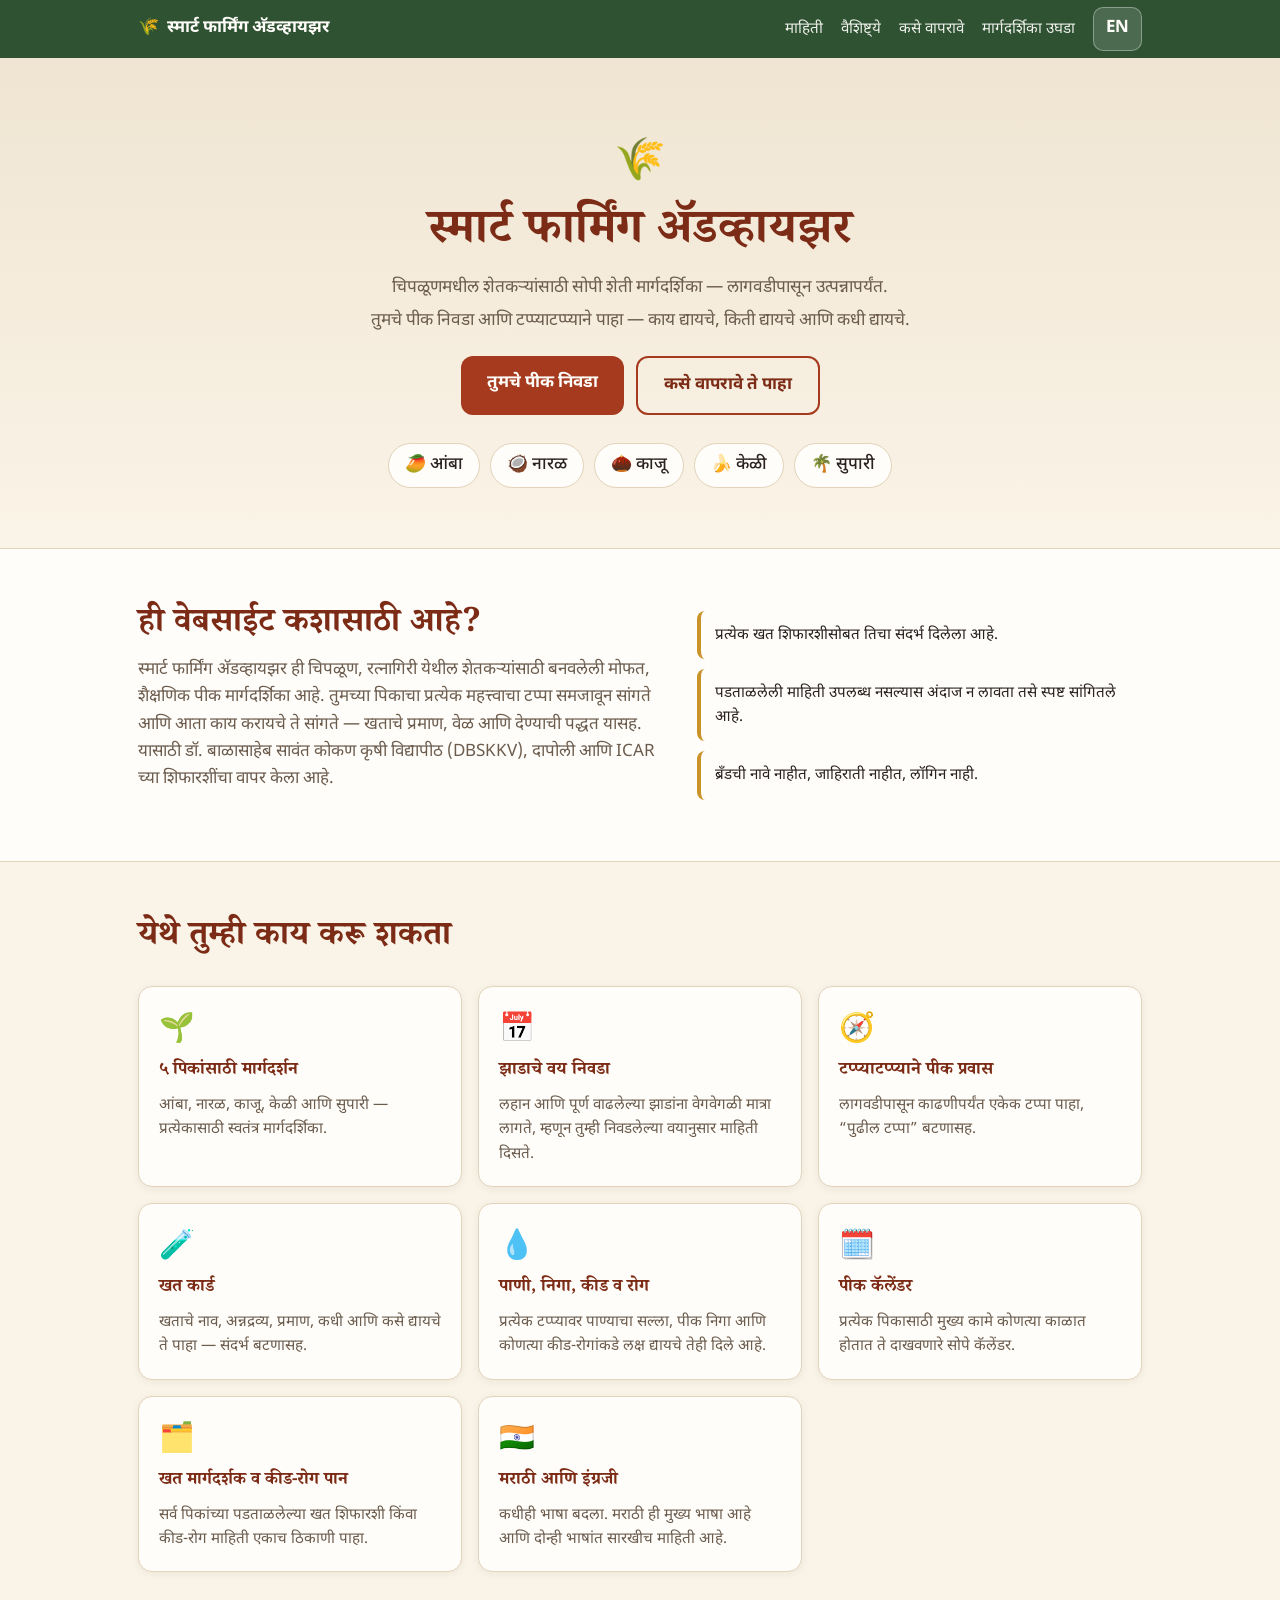
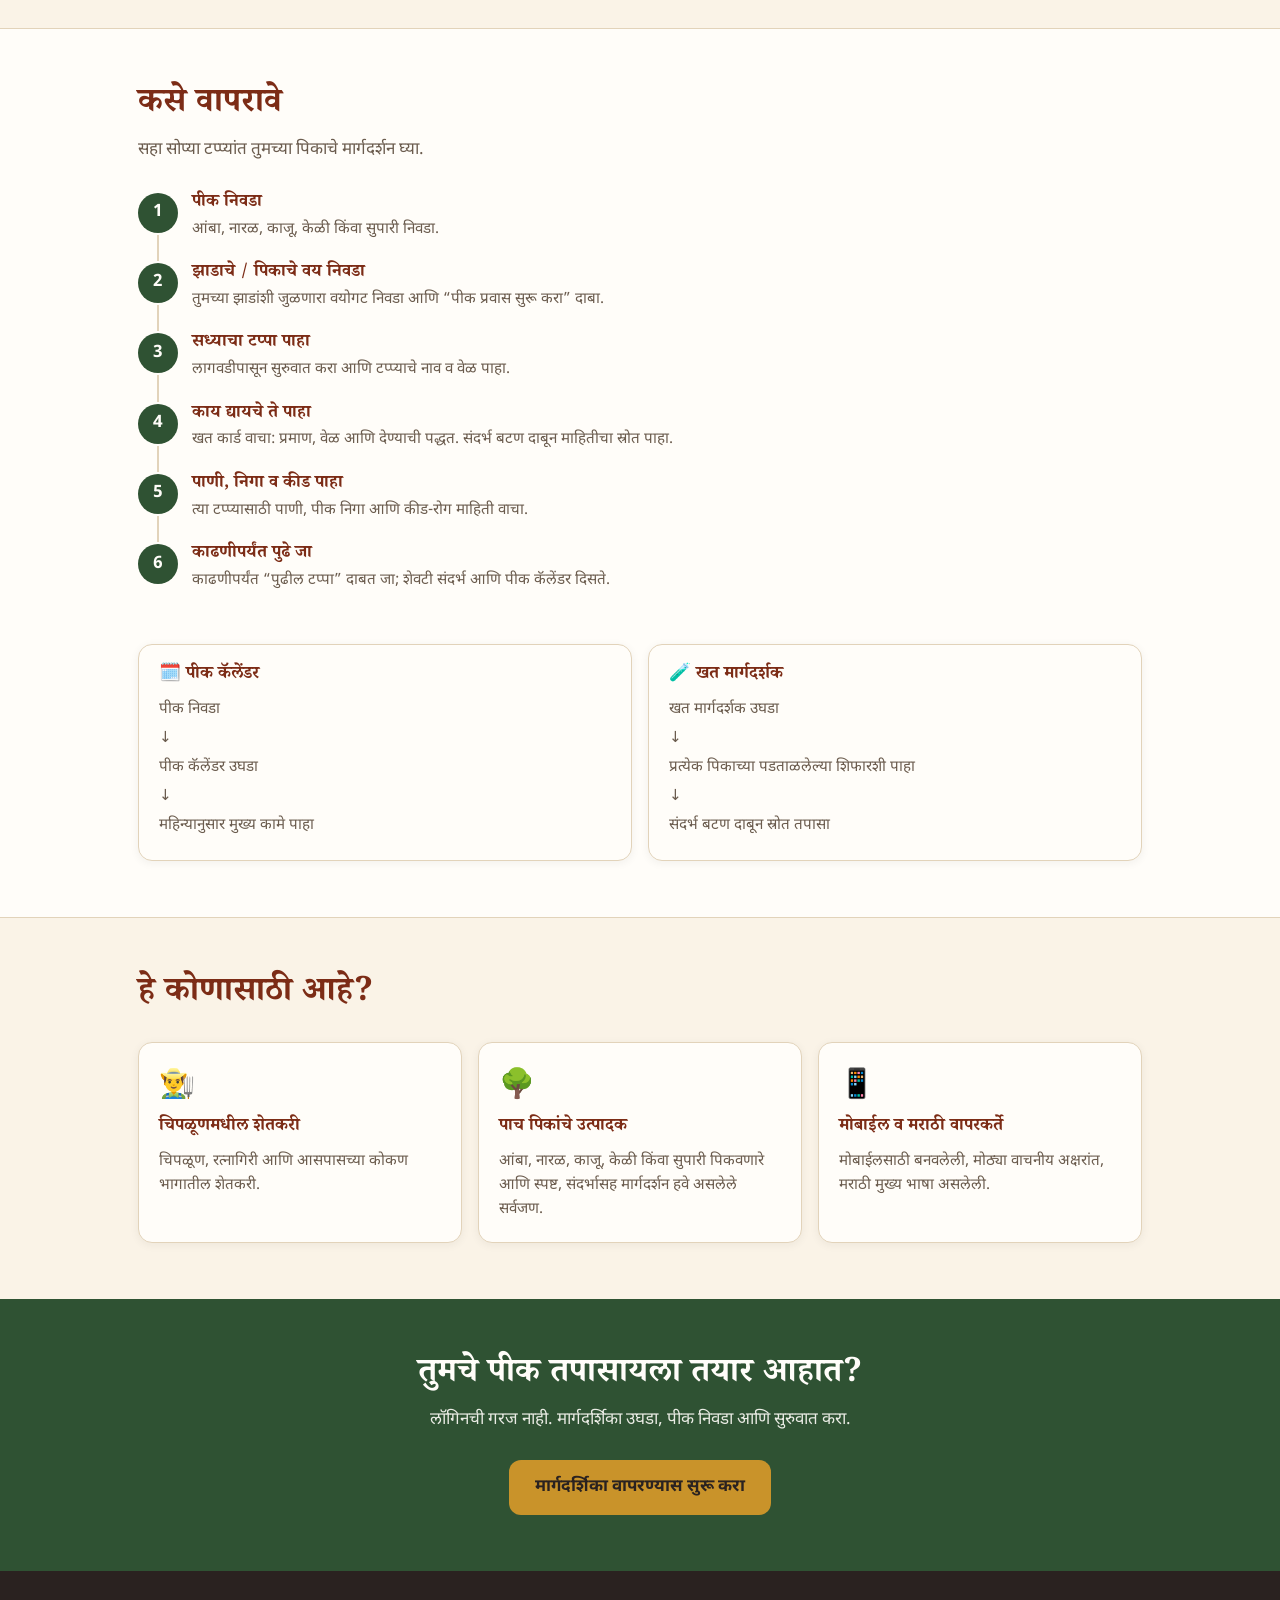
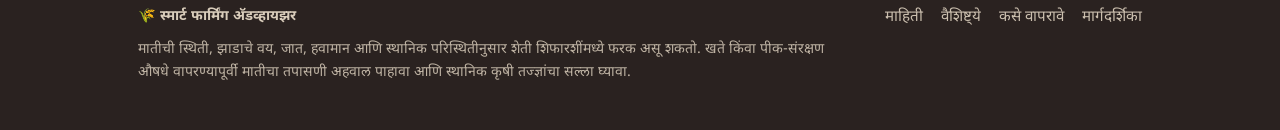
<file: index.html>
<!DOCTYPE html>
<html lang="mr">
<head>
<meta charset="UTF-8" />
<meta name="viewport" content="width=device-width, initial-scale=1" />
<title>Smart Farming Advisor — स्मार्ट फार्मिंग अ‍ॅडव्हायझर</title>
<meta name="description" content="A simple farming guide for farmers in Chiplun — from planting to yield." />
<link rel="preconnect" href="https://fonts.googleapis.com">
<link rel="preconnect" href="https://fonts.gstatic.com" crossorigin>
<link href="https://fonts.googleapis.com/css2?family=Noto+Sans+Devanagari:wght@400;500;700&family=Noto+Serif+Devanagari:wght@600;700&display=swap" rel="stylesheet">
<style>
:root{--laterite:#a63a1e;--laterite-dark:#7c2c16;--leaf:#2f5233;--cream:#faf3e7;--cream-deep:#f0e5d2;--ink:#2a2220;--gold:#c9932a;--line:#e2d3ba;--white:#fffdf9;--muted:#6b5c4e}
*{box-sizing:border-box}
html{scroll-behavior:smooth;scroll-padding-top:70px}
body{margin:0;background:var(--cream);color:var(--ink);font-family:"Noto Sans Devanagari","Noto Sans",system-ui,sans-serif;font-size:17px;line-height:1.6}
h1,h2,h3{font-family:"Noto Serif Devanagari","Noto Sans Devanagari",serif;color:var(--laterite-dark);line-height:1.25;margin:0 0 10px}
h1{font-size:clamp(1.9rem,6vw,3rem)} h2{font-size:clamp(1.5rem,4.5vw,2.1rem)} h3{font-size:1.1rem}
p{margin:0 0 12px}
a{color:inherit}
.wrap{max-width:1040px;margin:0 auto;padding:0 18px}
section{padding:56px 0}
.lead{color:var(--muted);max-width:640px}

/* language: show only the active language */
body[data-lang="mr"] .en{display:none}
body[data-lang="en"] .mr{display:none}

/* navbar */
nav{position:sticky;top:0;z-index:20;background:var(--leaf);color:var(--white)}
nav .wrap{display:flex;align-items:center;justify-content:space-between;gap:12px;min-height:58px}
.brand{font-weight:700;text-decoration:none;display:flex;gap:8px;align-items:center}
.links{display:flex;gap:18px;align-items:center}
.links a{text-decoration:none;font-size:.95rem;opacity:.92}
.links a:hover{opacity:1;text-decoration:underline}
.lang{background:rgba(255,255,255,.14);border:1px solid rgba(255,255,255,.35);color:var(--white);border-radius:10px;padding:7px 12px;font:inherit;font-weight:700;cursor:pointer}
@media(max-width:760px){.links a.hide-sm{display:none}}

/* buttons */
.btn{display:inline-block;background:var(--laterite);color:var(--white);text-decoration:none;font-weight:700;border-radius:12px;padding:14px 26px;min-height:48px}
.btn:hover{background:var(--laterite-dark)}
.btn.ghost{background:transparent;color:var(--laterite-dark);border:2px solid var(--laterite)}
.btn.ghost:hover{background:var(--cream-deep)}
.btn-row{display:flex;flex-wrap:wrap;gap:12px;margin-top:20px}

/* hero */
.hero{background:linear-gradient(180deg,var(--cream-deep),var(--cream));text-align:center;padding:72px 0 60px}
.hero .emoji{font-size:2.6rem;margin-bottom:8px}
.hero p.lead{margin:0 auto 6px;font-size:1.08rem}
.hero .btn-row{justify-content:center}
.crops{display:flex;flex-wrap:wrap;justify-content:center;gap:10px;margin-top:28px}
.chip{background:var(--white);border:1px solid var(--line);border-radius:999px;padding:8px 16px;font-weight:500}

/* generic grids/cards */
.grid{display:grid;gap:16px;margin-top:26px;grid-template-columns:1fr}
@media(min-width:620px){.grid.g2{grid-template-columns:1fr 1fr}.grid.g3{grid-template-columns:1fr 1fr}}
@media(min-width:900px){.grid.g3{grid-template-columns:repeat(3,1fr)}}
.card{background:var(--white);border:1px solid var(--line);border-radius:14px;padding:20px;box-shadow:0 2px 10px rgba(42,34,32,.06)}
.card .ic{font-size:1.8rem;display:block;margin-bottom:8px}
.card p{color:var(--muted);font-size:.95rem;margin:0}
.alt{background:var(--white);border-top:1px solid var(--line);border-bottom:1px solid var(--line)}

/* about */
.about{display:grid;gap:26px;align-items:center}
@media(min-width:820px){.about{grid-template-columns:1.2fr 1fr}}
.points{list-style:none;padding:0;margin:0;display:grid;gap:10px}
.points li{background:var(--white);border-left:4px solid var(--gold);border-radius:8px;padding:12px 14px;font-size:.95rem}

/* how it works */
.flow{list-style:none;margin:28px 0 0;padding:0;display:grid;gap:0;max-width:640px}
.flow li{position:relative;display:flex;gap:14px;align-items:flex-start;padding:0 0 22px}
.flow li:not(:last-child)::before{content:"";position:absolute;left:19px;top:42px;bottom:2px;width:2px;background:var(--line)}
.num{flex:0 0 40px;height:40px;border-radius:50%;background:var(--leaf);color:var(--white);display:flex;align-items:center;justify-content:center;font-weight:700}
.flow h3{margin-bottom:2px}
.flow p{color:var(--muted);font-size:.95rem;margin:0}
.mini{margin-top:30px;display:grid;gap:16px}
@media(min-width:720px){.mini{grid-template-columns:1fr 1fr}}
.mini .card h3{margin-bottom:8px}
.mini .card p{line-height:1.9}

/* cta */
.cta{background:var(--leaf);color:var(--white);text-align:center}
.cta h2{color:var(--white)}
.cta p{opacity:.9;max-width:560px;margin:0 auto 6px}
.cta .btn{background:var(--gold);color:var(--ink);margin-top:20px}
.cta .btn:hover{background:#dba53a}

/* footer */
footer{background:var(--ink);color:#d9cdbb;padding:34px 0;font-size:.88rem}
footer h3{color:var(--white);font-size:1rem}
footer .disc{max-width:720px;margin-top:10px;opacity:.85}
footer .links a{color:#d9cdbb}
.foot-top{display:flex;flex-wrap:wrap;justify-content:space-between;gap:16px;align-items:center}
</style>
</head>
<body data-lang="mr">

<!-- 1. NAVBAR -->
<nav>
  <div class="wrap">
    <a class="brand" href="#top">🌾 <span class="en">Smart Farming Advisor</span><span class="mr">स्मार्ट फार्मिंग अ‍ॅडव्हायझर</span></a>
    <div class="links">
      <a class="hide-sm" href="#about"><span class="en">About</span><span class="mr">माहिती</span></a>
      <a class="hide-sm" href="#features"><span class="en">Features</span><span class="mr">वैशिष्ट्ये</span></a>
      <a class="hide-sm" href="#how"><span class="en">How It Works</span><span class="mr">कसे वापरावे</span></a>
      <a class="hide-sm" href="guide.html#home"><span class="en">Open Guide</span><span class="mr">मार्गदर्शिका उघडा</span></a>
      <button class="lang" id="langBtn" type="button" aria-label="Change language">EN</button>
    </div>
  </div>
</nav>

<main id="top">

<!-- 2. HERO -->
<section class="hero">
  <div class="wrap">
    <div class="emoji">🌾</div>
    <h1><span class="en">Smart Farming Advisor</span><span class="mr">स्मार्ट फार्मिंग अ‍ॅडव्हायझर</span></h1>
    <p class="lead"><span class="en">A simple farming guide for farmers in Chiplun — from planting to yield.</span><span class="mr">चिपळूणमधील शेतकऱ्यांसाठी सोपी शेती मार्गदर्शिका — लागवडीपासून उत्पन्नापर्यंत.</span></p>
    <p class="lead"><span class="en">Pick your crop and follow it stage by stage to see what to apply, how much, and when.</span><span class="mr">तुमचे पीक निवडा आणि टप्प्याटप्प्याने पाहा — काय द्यायचे, किती द्यायचे आणि कधी द्यायचे.</span></p>
    <div class="btn-row">
      <a class="btn" href="guide.html#home"><span class="en">Select Your Crop</span><span class="mr">तुमचे पीक निवडा</span></a>
      <a class="btn ghost" href="#how"><span class="en">See How It Works</span><span class="mr">कसे वापरावे ते पाहा</span></a>
    </div>
    <div class="crops">
      <span class="chip">🥭 <span class="en">Mango</span><span class="mr">आंबा</span></span>
      <span class="chip">🥥 <span class="en">Coconut</span><span class="mr">नारळ</span></span>
      <span class="chip">🌰 <span class="en">Cashew</span><span class="mr">काजू</span></span>
      <span class="chip">🍌 <span class="en">Banana</span><span class="mr">केळी</span></span>
      <span class="chip">🌴 <span class="en">Arecanut</span><span class="mr">सुपारी</span></span>
    </div>
  </div>
</section>

<!-- 3. ABOUT -->
<section id="about" class="alt">
  <div class="wrap about">
    <div>
      <h2><span class="en">What is this website for?</span><span class="mr">ही वेबसाईट कशासाठी आहे?</span></h2>
      <p class="lead"><span class="en">Smart Farming Advisor is a free, educational crop guide made for farmers of Chiplun, Ratnagiri. It walks you through each important stage of your crop and tells you what to do now — with fertilizer quantity, timing and method — using recommendations from Dr. Balasaheb Sawant Konkan Krishi Vidyapeeth (DBSKKV), Dapoli and ICAR.</span><span class="mr">स्मार्ट फार्मिंग अ‍ॅडव्हायझर ही चिपळूण, रत्नागिरी येथील शेतकऱ्यांसाठी बनवलेली मोफत, शैक्षणिक पीक मार्गदर्शिका आहे. तुमच्या पिकाचा प्रत्येक महत्त्वाचा टप्पा समजावून सांगते आणि आता काय करायचे ते सांगते — खताचे प्रमाण, वेळ आणि देण्याची पद्धत यासह. यासाठी डॉ. बाळासाहेब सावंत कोकण कृषी विद्यापीठ (DBSKKV), दापोली आणि ICAR च्या शिफारशींचा वापर केला आहे.</span></p>
    </div>
    <ul class="points">
      <li><span class="en">Every fertilizer recommendation shows its source.</span><span class="mr">प्रत्येक खत शिफारशीसोबत तिचा संदर्भ दिलेला आहे.</span></li>
      <li><span class="en">Where a verified figure is not available, the guide says so instead of guessing.</span><span class="mr">पडताळलेली माहिती उपलब्ध नसल्यास अंदाज न लावता तसे स्पष्ट सांगितले आहे.</span></li>
      <li><span class="en">No brand names, no advertising, no login.</span><span class="mr">ब्रँडची नावे नाहीत, जाहिराती नाहीत, लॉगिन नाही.</span></li>
    </ul>
  </div>
</section>

<!-- 4. FEATURES -->
<section id="features">
  <div class="wrap">
    <h2><span class="en">What you can do here</span><span class="mr">येथे तुम्ही काय करू शकता</span></h2>
    <div class="grid g3">
      <div class="card"><span class="ic">🌱</span><h3><span class="en">Guides for 5 crops</span><span class="mr">५ पिकांसाठी मार्गदर्शन</span></h3><p><span class="en">Mango, Coconut, Cashew, Banana and Arecanut — each with its own separate guide.</span><span class="mr">आंबा, नारळ, काजू, केळी आणि सुपारी — प्रत्येकासाठी स्वतंत्र मार्गदर्शिका.</span></p></div>
      <div class="card"><span class="ic">📅</span><h3><span class="en">Choose your tree's age</span><span class="mr">झाडाचे वय निवडा</span></h3><p><span class="en">Young and mature plants need different doses, so the guide follows the age or stage you select.</span><span class="mr">लहान आणि पूर्ण वाढलेल्या झाडांना वेगवेगळी मात्रा लागते, म्हणून तुम्ही निवडलेल्या वयानुसार माहिती दिसते.</span></p></div>
      <div class="card"><span class="ic">🧭</span><h3><span class="en">Step-by-step crop journey</span><span class="mr">टप्प्याटप्प्याने पीक प्रवास</span></h3><p><span class="en">Move from planting to harvest one stage at a time, with a clear “Next Stage” button.</span><span class="mr">लागवडीपासून काढणीपर्यंत एकेक टप्पा पाहा, “पुढील टप्पा” बटणासह.</span></p></div>
      <div class="card"><span class="ic">🧪</span><h3><span class="en">Fertilizer cards</span><span class="mr">खत कार्ड</span></h3><p><span class="en">See the fertilizer name, nutrient, quantity, when to apply and how to apply — with a Source button.</span><span class="mr">खताचे नाव, अन्नद्रव्य, प्रमाण, कधी आणि कसे द्यायचे ते पाहा — संदर्भ बटणासह.</span></p></div>
      <div class="card"><span class="ic">💧</span><h3><span class="en">Water, care, pests &amp; diseases</span><span class="mr">पाणी, निगा, कीड व रोग</span></h3><p><span class="en">Each stage also gives water advice, crop care tips and what pests or diseases to watch for.</span><span class="mr">प्रत्येक टप्प्यावर पाण्याचा सल्ला, पीक निगा आणि कोणत्या कीड-रोगांकडे लक्ष द्यायचे तेही दिले आहे.</span></p></div>
      <div class="card"><span class="ic">🗓️</span><h3><span class="en">Crop calendar</span><span class="mr">पीक कॅलेंडर</span></h3><p><span class="en">A simple calendar for each crop showing when the main activities happen.</span><span class="mr">प्रत्येक पिकासाठी मुख्य कामे कोणत्या काळात होतात ते दाखवणारे सोपे कॅलेंडर.</span></p></div>
      <div class="card"><span class="ic">🗂️</span><h3><span class="en">Fertilizer guide &amp; pest page</span><span class="mr">खत मार्गदर्शक व कीड-रोग पान</span></h3><p><span class="en">See all verified fertilizer recommendations, or all pest and disease notes, for every crop in one place.</span><span class="mr">सर्व पिकांच्या पडताळलेल्या खत शिफारशी किंवा कीड-रोग माहिती एकाच ठिकाणी पाहा.</span></p></div>
      <div class="card"><span class="ic">🇮🇳</span><h3><span class="en">Marathi and English</span><span class="mr">मराठी आणि इंग्रजी</span></h3><p><span class="en">Switch language anytime. Marathi is the default, and both show the same information.</span><span class="mr">कधीही भाषा बदला. मराठी ही मुख्य भाषा आहे आणि दोन्ही भाषांत सारखीच माहिती आहे.</span></p></div>
    </div>
  </div>
</section>

<!-- 5. HOW IT WORKS -->
<section id="how" class="alt">
  <div class="wrap">
    <h2><span class="en">How it works</span><span class="mr">कसे वापरावे</span></h2>
    <p class="lead"><span class="en">Follow your crop in six simple steps.</span><span class="mr">सहा सोप्या टप्प्यांत तुमच्या पिकाचे मार्गदर्शन घ्या.</span></p>
    <ol class="flow">
      <li><span class="num">1</span><div><h3><span class="en">Select Crop</span><span class="mr">पीक निवडा</span></h3><p><span class="en">Tap Mango, Coconut, Cashew, Banana or Arecanut.</span><span class="mr">आंबा, नारळ, काजू, केळी किंवा सुपारी निवडा.</span></p></div></li>
      <li><span class="num">2</span><div><h3><span class="en">Select Tree / Crop Age</span><span class="mr">झाडाचे / पिकाचे वय निवडा</span></h3><p><span class="en">Choose the age group that matches your plants, then tap “Start Crop Journey”.</span><span class="mr">तुमच्या झाडांशी जुळणारा वयोगट निवडा आणि “पीक प्रवास सुरू करा” दाबा.</span></p></div></li>
      <li><span class="num">3</span><div><h3><span class="en">View the Current Stage</span><span class="mr">सध्याचा टप्पा पाहा</span></h3><p><span class="en">Start at planting and see the stage name and its timing.</span><span class="mr">लागवडीपासून सुरुवात करा आणि टप्प्याचे नाव व वेळ पाहा.</span></p></div></li>
      <li><span class="num">4</span><div><h3><span class="en">See What to Apply</span><span class="mr">काय द्यायचे ते पाहा</span></h3><p><span class="en">Read the fertilizer card: quantity, timing and application method. Tap Source to see where it comes from.</span><span class="mr">खत कार्ड वाचा: प्रमाण, वेळ आणि देण्याची पद्धत. संदर्भ बटण दाबून माहितीचा स्रोत पाहा.</span></p></div></li>
      <li><span class="num">5</span><div><h3><span class="en">Check Water, Care &amp; Pests</span><span class="mr">पाणी, निगा व कीड पाहा</span></h3><p><span class="en">Read the water advice, crop care and pest &amp; disease notes for that stage.</span><span class="mr">त्या टप्प्यासाठी पाणी, पीक निगा आणि कीड-रोग माहिती वाचा.</span></p></div></li>
      <li><span class="num">6</span><div><h3><span class="en">Continue to Harvest</span><span class="mr">काढणीपर्यंत पुढे जा</span></h3><p><span class="en">Tap “Next Stage” until you reach harvest, where the sources and crop calendar are shown.</span><span class="mr">काढणीपर्यंत “पुढील टप्पा” दाबत जा; शेवटी संदर्भ आणि पीक कॅलेंडर दिसते.</span></p></div></li>
    </ol>

    <div class="mini">
      <div class="card"><h3>🗓️ <span class="en">Crop Calendar</span><span class="mr">पीक कॅलेंडर</span></h3><p><span class="en">Select Crop<br>↓<br>Open Crop Calendar<br>↓<br>See main activities by month</span><span class="mr">पीक निवडा<br>↓<br>पीक कॅलेंडर उघडा<br>↓<br>महिन्यानुसार मुख्य कामे पाहा</span></p></div>
      <div class="card"><h3>🧪 <span class="en">Fertilizer Guide</span><span class="mr">खत मार्गदर्शक</span></h3><p><span class="en">Open Fertilizer Guide<br>↓<br>See each crop's verified recommendations<br>↓<br>Tap Source to check the reference</span><span class="mr">खत मार्गदर्शक उघडा<br>↓<br>प्रत्येक पिकाच्या पडताळलेल्या शिफारशी पाहा<br>↓<br>संदर्भ बटण दाबून स्रोत तपासा</span></p></div>
    </div>
  </div>
</section>

<!-- 6. WHO IS IT FOR -->
<section id="who">
  <div class="wrap">
    <h2><span class="en">Who is it for?</span><span class="mr">हे कोणासाठी आहे?</span></h2>
    <div class="grid g3">
      <div class="card"><span class="ic">👨‍🌾</span><h3><span class="en">Farmers of Chiplun</span><span class="mr">चिपळूणमधील शेतकरी</span></h3><p><span class="en">Farmers in Chiplun, Ratnagiri and the surrounding Konkan area.</span><span class="mr">चिपळूण, रत्नागिरी आणि आसपासच्या कोकण भागातील शेतकरी.</span></p></div>
      <div class="card"><span class="ic">🌳</span><h3><span class="en">Growers of the five crops</span><span class="mr">पाच पिकांचे उत्पादक</span></h3><p><span class="en">Anyone growing mango, coconut, cashew, banana or arecanut who wants clear, sourced guidance.</span><span class="mr">आंबा, नारळ, काजू, केळी किंवा सुपारी पिकवणारे आणि स्पष्ट, संदर्भासह मार्गदर्शन हवे असलेले सर्वजण.</span></p></div>
      <div class="card"><span class="ic">📱</span><h3><span class="en">Mobile and Marathi users</span><span class="mr">मोबाईल व मराठी वापरकर्ते</span></h3><p><span class="en">Made for phones, in large readable text, with Marathi as the default language.</span><span class="mr">मोबाईलसाठी बनवलेली, मोठ्या वाचनीय अक्षरांत, मराठी मुख्य भाषा असलेली.</span></p></div>
    </div>
  </div>
</section>

<!-- 7. FINAL CTA -->
<section class="cta">
  <div class="wrap">
    <h2><span class="en">Ready to check your crop?</span><span class="mr">तुमचे पीक तपासायला तयार आहात?</span></h2>
    <p><span class="en">No login needed. Open the guide, select your crop and start.</span><span class="mr">लॉगिनची गरज नाही. मार्गदर्शिका उघडा, पीक निवडा आणि सुरुवात करा.</span></p>
    <a class="btn" href="guide.html#home"><span class="en">Start Using the Guide</span><span class="mr">मार्गदर्शिका वापरण्यास सुरू करा</span></a>
  </div>
</section>

</main>

<!-- 8. FOOTER -->
<footer>
  <div class="wrap">
    <div class="foot-top">
      <strong>🌾 <span class="en">Smart Farming Advisor</span><span class="mr">स्मार्ट फार्मिंग अ‍ॅडव्हायझर</span></strong>
      <div class="links">
        <a href="#about"><span class="en">About</span><span class="mr">माहिती</span></a>
        <a href="#features"><span class="en">Features</span><span class="mr">वैशिष्ट्ये</span></a>
        <a href="#how"><span class="en">How It Works</span><span class="mr">कसे वापरावे</span></a>
        <a href="guide.html#home"><span class="en">Open Guide</span><span class="mr">मार्गदर्शिका</span></a>
      </div>
    </div>
    <p class="disc"><span class="en">Agricultural recommendations may vary according to soil condition, crop age, variety, climate and local conditions. Use soil-test results and consult local agricultural experts before applying fertilizers or crop-protection products.</span><span class="mr">मातीची स्थिती, झाडाचे वय, जात, हवामान आणि स्थानिक परिस्थितीनुसार शेती शिफारशींमध्ये फरक असू शकतो. खते किंवा पीक-संरक्षण औषधे वापरण्यापूर्वी मातीचा तपासणी अहवाल पाहावा आणि स्थानिक कृषी तज्ज्ञांचा सल्ला घ्यावा.</span></p>
  </div>
</footer>

<script>
(function(){
  var KEY="sfa_lang"; // same key the guide uses, so the language choice carries over
  function get(){try{return localStorage.getItem(KEY)||"mr"}catch(e){return "mr"}}
  function apply(l){
    document.body.setAttribute("data-lang",l);
    document.documentElement.lang=l;
    document.getElementById("langBtn").textContent = l==="mr" ? "EN" : "मराठी";
  }
  document.getElementById("langBtn").addEventListener("click",function(){
    var n=get()==="mr"?"en":"mr";
    try{localStorage.setItem(KEY,n)}catch(e){}
    apply(n);
  });
  apply(get());
})();
</script>
</body>
</html>
</file>
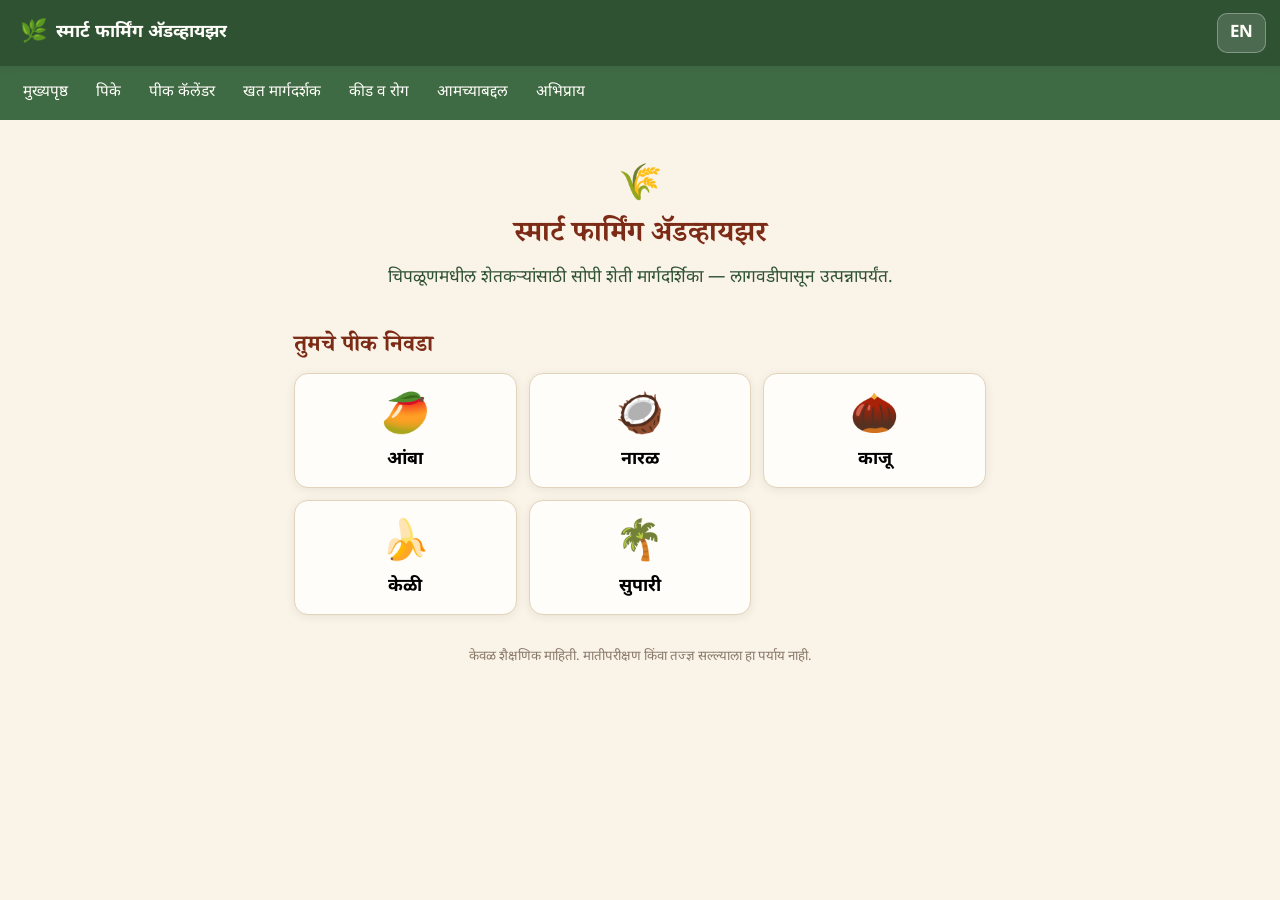
<file: guide.html>
<!DOCTYPE html>
<html lang="mr">
<head>
<meta charset="UTF-8" />
<meta name="viewport" content="width=device-width, initial-scale=1, viewport-fit=cover" />
<title>Smart Farming Advisor — स्मार्ट फार्मिंग अ‍ॅडव्हायझर</title>
<meta name="description" content="A simple farming guide for farmers in Chiplun — from planting to yield. Verified crop and fertilizer guidance for Mango, Coconut, Cashew, Banana and Arecanut." />
<link rel="icon" href="data:image/svg+xml,<svg xmlns=%22http://www.w3.org/2000/svg%22 viewBox=%220 0 100 100%22><text y=%22.9em%22 font-size=%2290%22>🌾</text></svg>" />
<link rel="preconnect" href="https://fonts.googleapis.com">
<link rel="preconnect" href="https://fonts.gstatic.com" crossorigin>
<link href="https://fonts.googleapis.com/css2?family=Noto+Sans+Devanagari:wght@400;500;700&family=Noto+Serif+Devanagari:wght@600;700&display=swap" rel="stylesheet">
<link rel="stylesheet" href="css/style.css" />
</head>
<body>
<div id="app"></div>

<script src="js/i18n.js"></script>
<script src="js/data.js"></script>
<script src="js/app.js"></script>
</body>
</html>
</file>
<file: css/style.css>
:root {
  --laterite: #a63a1e;
  --laterite-dark: #7c2c16;
  --leaf: #2f5233;
  --leaf-light: #3f6b44;
  --cream: #faf3e7;
  --cream-deep: #f0e5d2;
  --ink: #2a2220;
  --gold: #c9932a;
  --line: #e2d3ba;
  --white: #fffdf9;
  --radius: 14px;
  --shadow: 0 2px 10px rgba(42, 34, 32, 0.08);
}

* { box-sizing: border-box; }

html, body {
  margin: 0;
  padding: 0;
  background: var(--cream);
  color: var(--ink);
  font-family: "Noto Sans Devanagari", "Noto Sans", system-ui, sans-serif;
  font-size: 17px;
  line-height: 1.55;
  -webkit-text-size-adjust: 100%;
}

body { padding-bottom: 40px; }

h1, h2, h3 {
  font-family: "Noto Serif Devanagari", "Noto Sans Devanagari", serif;
  color: var(--laterite-dark);
  line-height: 1.25;
  margin: 0 0 10px;
}
h1 { font-size: 1.7rem; }
h2 { font-size: 1.35rem; }
h3 { font-size: 1.1rem; }
p { margin: 0 0 10px; }
a { color: var(--laterite-dark); }

button {
  font-family: inherit;
  font-size: 1rem;
  cursor: pointer;
}

/* ---------- Top bar ---------- */
.topbar {
  position: sticky;
  top: 0;
  z-index: 30;
  background: var(--leaf);
  color: var(--white);
  display: flex;
  align-items: center;
  justify-content: space-between;
  padding: 10px 14px;
  box-shadow: var(--shadow);
}
.topbar .brand {
  display: flex;
  align-items: center;
  gap: 8px;
  font-weight: 700;
  font-size: 1.05rem;
  background: none;
  border: none;
  color: var(--white);
  text-align: left;
  padding: 6px;
}
.topbar .brand .emoji { font-size: 1.3rem; }
.topbar .controls { display: flex; align-items: center; gap: 8px; }
.iconbtn, .langbtn {
  background: rgba(255,255,255,0.14);
  border: 1px solid rgba(255,255,255,0.3);
  color: var(--white);
  border-radius: 10px;
  padding: 8px 12px;
  min-height: 40px;
}
.langbtn { font-weight: 700; }

/* ---------- Nav drawer ---------- */
.navdrawer {
  position: fixed;
  inset: 0;
  background: rgba(0,0,0,0.45);
  z-index: 40;
  display: none;
}
.navdrawer.open { display: block; }
.navpanel {
  position: absolute;
  top: 0; right: 0;
  width: min(78vw, 320px);
  height: 100%;
  background: var(--white);
  padding: 18px;
  overflow-y: auto;
}
.navpanel button {
  display: block;
  width: 100%;
  text-align: left;
  background: none;
  border: none;
  border-bottom: 1px solid var(--line);
  padding: 16px 6px;
  font-size: 1.05rem;
  color: var(--ink);
}
.navpanel .close {
  float: right;
  background: var(--cream-deep);
  border-radius: 10px;
  padding: 6px 12px;
  border: none;
}

/* ---------- Layout ---------- */
main { padding: 16px 14px 8px; max-width: 720px; margin: 0 auto; }
.hero {
  text-align: center;
  padding: 22px 10px 10px;
}
.hero .emoji-row { font-size: 2.1rem; margin-bottom: 6px; }
.hero .tagline { color: var(--leaf); font-size: 1.02rem; }

.section-title { margin-top: 22px; }

/* ---------- Crop cards ---------- */
.crop-grid {
  display: grid;
  grid-template-columns: 1fr 1fr;
  gap: 12px;
  margin-top: 10px;
}
.crop-card {
  background: var(--white);
  border: 1px solid var(--line);
  border-radius: var(--radius);
  padding: 16px 10px;
  text-align: center;
  box-shadow: var(--shadow);
}
.crop-card .emoji { font-size: 2.3rem; display: block; margin-bottom: 6px; }
.crop-card .name { font-weight: 700; font-size: 1.05rem; }
.crop-card .sub { font-size: 0.82rem; color: #6b5c4e; margin-top: 3px; }

/* ---------- Buttons ---------- */
.btn {
  display: inline-block;
  background: var(--laterite);
  color: var(--white);
  border: none;
  border-radius: 12px;
  padding: 14px 20px;
  font-weight: 700;
  font-size: 1rem;
  min-height: 48px;
  width: 100%;
  margin-top: 10px;
}
.btn.secondary {
  background: var(--cream-deep);
  color: var(--laterite-dark);
  border: 1px solid var(--line);
}
.btn.small { width: auto; padding: 10px 16px; font-size: 0.9rem; min-height: 42px; }
.btn-row { display: flex; gap: 10px; }
.btn-row .btn { flex: 1; }

/* ---------- Age chips ---------- */
.age-grid {
  display: flex;
  flex-wrap: wrap;
  gap: 8px;
  margin: 10px 0 4px;
}
.age-chip {
  background: var(--white);
  border: 1.5px solid var(--line);
  border-radius: 20px;
  padding: 9px 14px;
  font-size: 0.92rem;
  color: var(--ink);
}
.age-chip.active {
  background: var(--leaf);
  border-color: var(--leaf);
  color: var(--white);
  font-weight: 700;
}

/* ---------- Card generic ---------- */
.card {
  background: var(--white);
  border: 1px solid var(--line);
  border-radius: var(--radius);
  padding: 14px 16px;
  margin-bottom: 12px;
  box-shadow: var(--shadow);
}

/* ---------- Timeline / journey ---------- */
.timeline { position: relative; margin-top: 14px; }
.stage {
  position: relative;
  padding-left: 30px;
  margin-bottom: 4px;
}
.stage::before {
  content: "";
  position: absolute;
  left: 9px; top: 34px; bottom: -8px;
  width: 2px;
  background: var(--line);
}
.stage:last-child::before { display: none; }
.stage-dot {
  position: absolute;
  left: 0; top: 6px;
  width: 20px; height: 20px;
  border-radius: 50%;
  background: var(--cream-deep);
  border: 2px solid var(--leaf);
  display: flex; align-items: center; justify-content: center;
  font-size: 0.7rem;
}
.stage.current .stage-dot { background: var(--gold); border-color: var(--gold); }
.stage-head {
  display: flex;
  align-items: center;
  gap: 8px;
  width: 100%;
  background: var(--white);
  border: 1px solid var(--line);
  border-radius: var(--radius);
  padding: 12px 14px;
  text-align: left;
  box-shadow: var(--shadow);
}
.stage-head .stage-icon { font-size: 1.4rem; }
.stage-head .stage-name { font-weight: 700; flex: 1; }
.stage-head .stage-time { font-size: 0.8rem; color: #6b5c4e; }
.stage-head .chevron { font-size: 0.9rem; color: var(--leaf); }
.stage-body {
  background: var(--cream-deep);
  border-radius: 0 0 var(--radius) var(--radius);
  padding: 4px 14px 14px;
  margin-top: -8px;
  border: 1px solid var(--line);
  border-top: none;
}
.stage-body.hidden { display: none; }
.stage-block { margin: 12px 0; }
.stage-block .label {
  font-weight: 700;
  font-size: 0.85rem;
  color: var(--leaf);
  display: flex;
  align-items: center;
  gap: 5px;
  margin-bottom: 4px;
}
.next-step {
  background: var(--white);
  border-left: 4px solid var(--gold);
  border-radius: 8px;
  padding: 10px 12px;
  font-size: 0.92rem;
}

/* ---------- Fertilizer card ---------- */
.fert-card {
  background: var(--white);
  border: 1.5px solid var(--gold);
  border-radius: var(--radius);
  padding: 12px 14px;
  margin-bottom: 10px;
}
.fert-card .fert-title {
  color: var(--laterite-dark);
  font-weight: 700;
  font-size: 0.85rem;
  letter-spacing: 0.02em;
  margin-bottom: 4px;
}
.fert-row { display: flex; gap: 8px; padding: 4px 0; border-bottom: 1px dashed var(--line); font-size: 0.92rem; }
.fert-row:last-of-type { border-bottom: none; }
.fert-row .k { color: #6b5c4e; min-width: 84px; flex-shrink: 0; }
.fert-row .v { font-weight: 600; }
.fert-row.quantity .v { font-size: 1.05rem; color: var(--laterite-dark); }
.fert-source-btn {
  margin-top: 8px;
  background: none;
  border: 1px solid var(--leaf);
  color: var(--leaf);
  border-radius: 20px;
  padding: 7px 14px;
  font-size: 0.82rem;
}
.source-box {
  margin-top: 8px;
  background: var(--cream-deep);
  border-radius: 8px;
  padding: 8px 10px;
  font-size: 0.82rem;
  display: none;
}
.source-box.show { display: block; }
.source-box a { word-break: break-all; }

.empty-note {
  background: var(--cream-deep);
  border-radius: 10px;
  padding: 12px 14px;
  font-size: 0.92rem;
  color: #55483d;
  border-left: 4px solid var(--leaf-light);
}
.empty-note.unverified { border-left-color: var(--laterite); }

/* ---------- Calendar ---------- */
.cal-row {
  display: flex;
  gap: 10px;
  padding: 10px 0;
  border-bottom: 1px solid var(--line);
}
.cal-row .month { min-width: 96px; font-weight: 700; color: var(--laterite-dark); font-size: 0.9rem; }
.cal-row .act { font-size: 0.92rem; }

/* ---------- Sources ---------- */
.source-item { font-size: 0.88rem; padding: 8px 0; border-bottom: 1px solid var(--line); }
.source-item:last-child { border-bottom: none; }
.source-item .org { font-weight: 700; }

/* ---------- Disclaimer / about ---------- */
.disclaimer {
  background: #fff3e0;
  border: 1px solid var(--gold);
  border-radius: var(--radius);
  padding: 14px;
  font-size: 0.9rem;
  margin: 18px 0;
}

/* ---------- Footer ---------- */
footer {
  text-align: center;
  font-size: 0.78rem;
  color: #8a7a6a;
  padding: 24px 20px 10px;
}

/* ---------- Utility ---------- */
.hidden { display: none !important; }
.pill {
  display: inline-block;
  background: var(--cream-deep);
  border-radius: 20px;
  padding: 4px 10px;
  font-size: 0.78rem;
  color: var(--leaf);
  margin-bottom: 8px;
}

@media (min-width: 480px) {
  .crop-grid { grid-template-columns: repeat(3, 1fr); }
}

/* ---------- Top navigation ---------- */
.topbar .brand { text-decoration: none; }
.topnav {
  position: sticky;
  top: 60px;
  z-index: 29;
  display: flex;
  gap: 6px;
  overflow-x: auto;
  padding: 8px 12px;
  background: var(--leaf-light);
  scrollbar-width: thin;
}
.topnav a {
  flex: 0 0 auto;
  color: var(--white);
  text-decoration: none;
  padding: 7px 11px;
  border-radius: 9px;
  font-size: .9rem;
}
.topnav a:hover, .topnav a:focus-visible { background: rgba(255,255,255,.16); }
</file>
